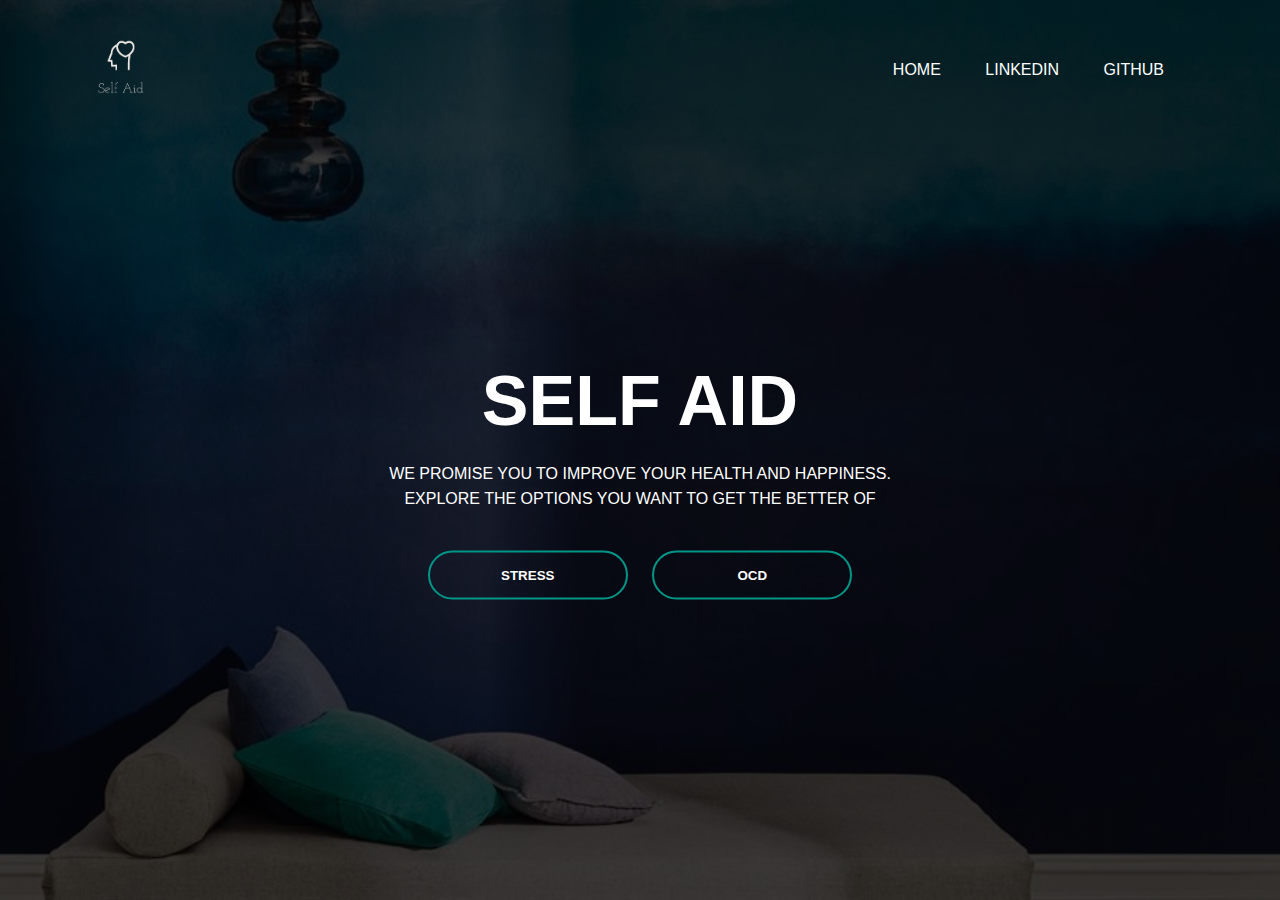
<file: templates/index.html>
<html>
  <head>
    <meta charset="UTF-8" />
    <meta name="viewport" content="width=device-width, initial-scale=1.0" />
    <title>Home</title>
    <link rel="stylesheet" type="text/css" href="../static/css/index.css" />
  </head>
  <body>
    <div class="banner">
      <div class="navbar">
        <img
          src="../static/images/Self Aid-logos/Self Aid-logos_transparent.png"
          class="logo"
        />
        <ul>
          <li><a href="/">HOME</a></li>
          <li>
            <a href="https://www.linkedin.com/in/vishwas-jha-a7051b1a0/"
              >LINKEDIN</a
            >
          </li>
          <li><a href="https://github.com/VishWas-13">GITHUB</a></li>
        </ul>
      </div>

      <div class="content">
        <h1>SELF AID</h1>
        <p>
          WE PROMISE YOU TO IMPROVE YOUR HEALTH AND HAPPINESS.
          <br />
          EXPLORE THE OPTIONS YOU WANT TO GET THE BETTER OF
        </p>
        <div>
          <a href="/home"
            ><button type="button"><span></span>STRESS</button></a
          >
          <a href="/clean"
            ><button type="button"><span></span>OCD</button></a
          >
        </div>
      </div>
    </div>
  </body>
</html>
</file>
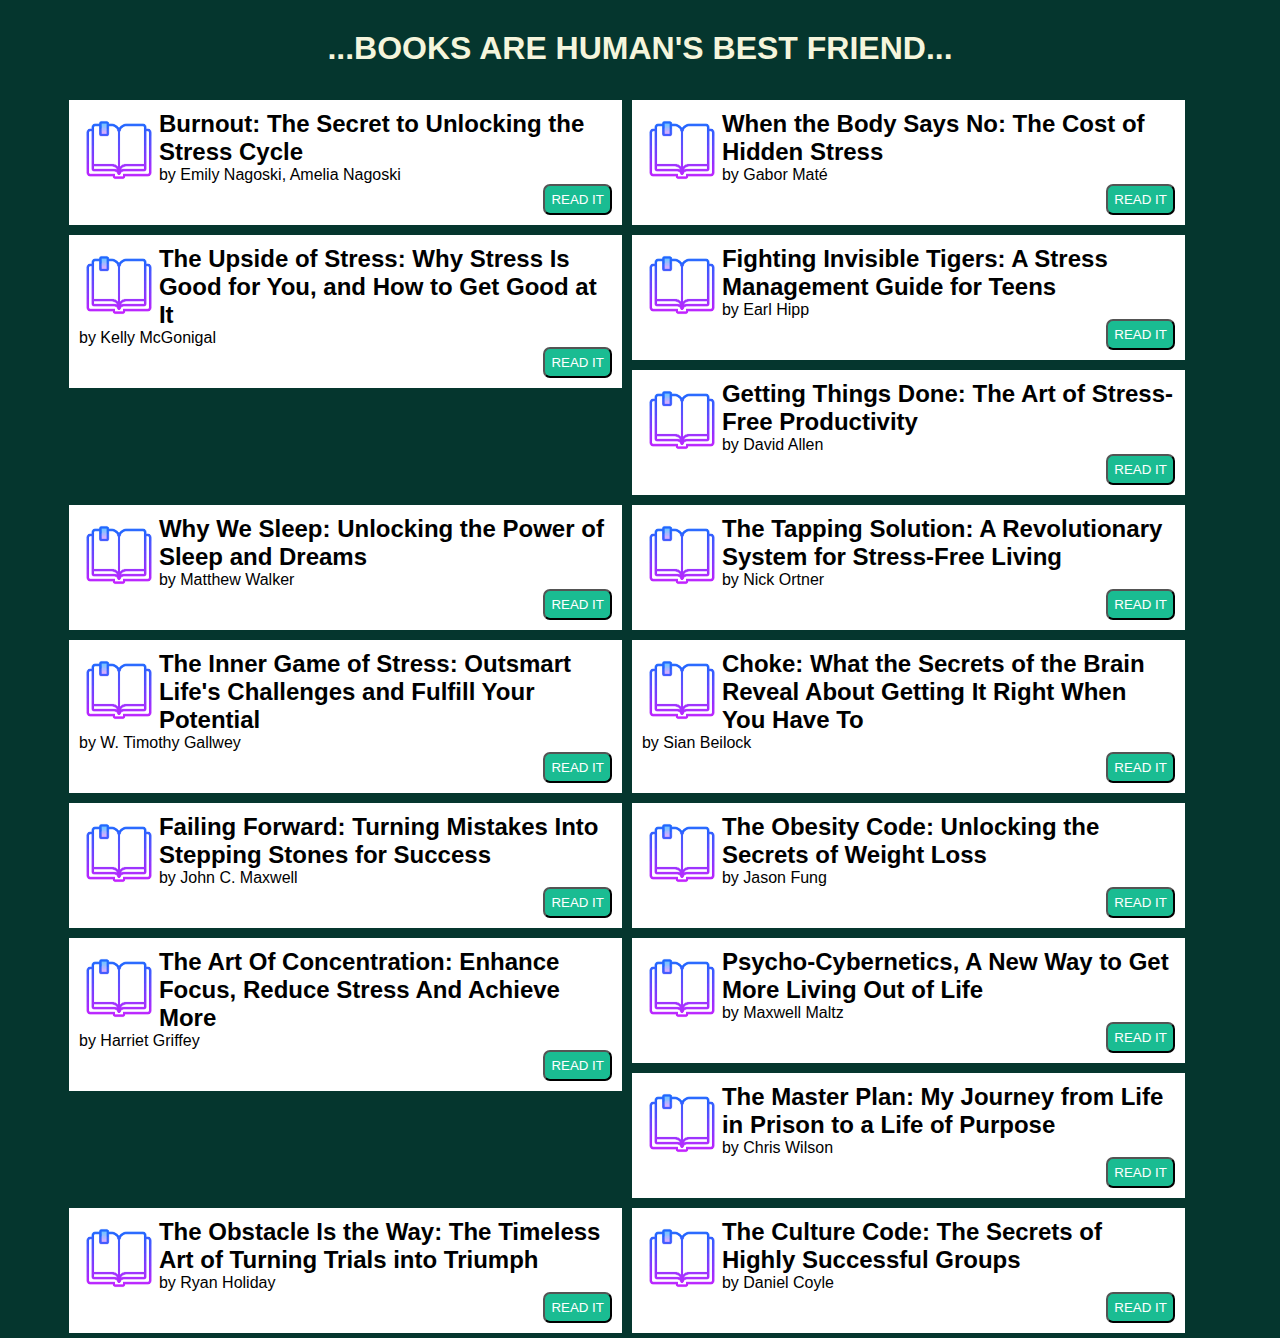
<file: templates/book.html>
<html>
    <head>
        <meta charset="UTF-8">
        <meta http-equiv="X-UA-Compatible" content="IE=edge">
        <meta name="viewport" content="width=device-width, initial-scale=1.0">
        <title>
            Books
        </title>
        <link rel="stylesheet" href = "../static/css/bookkk.css" />
    </head>
    <body>
        <div class = "container">
            <h1>...BOOKS ARE HUMAN'S BEST FRIEND...</h1>
            <br>
            <div class="book">
                <div class="icon">
                    <img src = "../static/images/icon.png" alt=""  width="80" height="80"/>
                </div>
                <div class="content">
                    <h2> Burnout: The Secret to Unlocking the Stress Cycle</h2>
                    <p> by Emily Nagoski, Amelia Nagoski</p>
                    <button onclick="openOne()">READ IT</button>
                </div>
            </div>
            <div class="book">
                <div class="icon">
                    <img src = "../static/images/icon.png" alt="" width="80" height="80" />
                </div>
                <div class="content">
                    <h2> When the Body Says No: The Cost of Hidden Stress </h2>
                    <p> by Gabor Maté </p>
                    <button  onclick="openTwo()">READ IT</button>
                </div>
            </div>
            <div class="book">
                <div class="icon">
                    <img src = "../static/images/icon.png" alt="" width="80" height="80" />
                </div>
                <div class="content">
                    <h2> The Upside of Stress: Why Stress Is Good for You, and How to Get Good at It </h2>
                    <p> by Kelly McGonigal</p>
                    <button  onclick="openThree()">READ IT</button>
                </div>
            </div>
            <div class="book">
                <div class="icon">
                    <img src = "../static/images/icon.png" alt="" width="80" height="80" />
                </div>
                <div class="content">
                    <h2>Fighting Invisible Tigers: A Stress Management Guide for Teens </h2>
                    <p> by Earl Hipp  </p>
                    <button onclick="openFour()">READ IT</button>
                </div>
            </div>
            <div class="book">
                <div class="icon">
                    <img src = "../static/images/icon.png" alt="" width="80" height="80" />
                </div>
                <div class="content">
                    <h2>Getting Things Done: The Art of Stress-Free Productivity </h2>
                    <p> by David Allen</p>
                    <button onclick="openFive()">READ IT</button>
                </div>
            </div>
            <div class="book">
                <div class="icon">
                    <img src = "../static/images/icon.png" alt="" width="80" height="80" />
                </div>
                <div class="content">
                    <h2> Why We Sleep: Unlocking the Power of Sleep and Dreams </h2>
                    <p> by Matthew Walker</p>
                    <button onclick="openFive()">READ IT</button>
                </div>
            </div>
            <div class="book">
                <div class="icon">
                    <img src = "../static/images/icon.png" alt="" width="80" height="80" />
                </div>
                <div class="content">
                    <h2>The Tapping Solution: A Revolutionary System for Stress-Free Living</h2>
                    <p> by Nick Ortner</p>
                    <button onclick="openFive()">READ IT</button>
                </div>
            </div>
            <div class="book">
                <div class="icon">
                    <img src = "../static/images/icon.png" alt="" width="80" height="80" />
                </div>
                <div class="content">
                    <h2> The Inner Game of Stress: Outsmart Life's Challenges and Fulfill Your Potential </h2>
                    <p> by W. Timothy Gallwey</p>
                    <button onclick="openFive()">READ IT</button>
                </div>
            </div>
            <div class="book">
                <div class="icon">
                    <img src = "../static/images/icon.png" alt="" width="80" height="80" />
                </div>
                <div class="content">
                    <h2>Choke: What the Secrets of the Brain Reveal About Getting It Right When You Have To  </h2>
                    <p> by Sian Beilock </p>
                    <button onclick="openFive()">READ IT</button>
                </div>
            </div>
            <div class="book">
                <div class="icon">
                    <img src = "../static/images/icon.png" alt="" width="80" height="80" />
                </div>
                <div class="content">
                    <h2>Failing Forward: Turning Mistakes Into Stepping Stones for Success</h2>
                    <p> by John C. Maxwell</p>
                    <button onclick="openFive()">READ IT</button>
                </div>
            </div>
            <div class="book">
                <div class="icon">
                    <img src = "../static/images/icon.png" alt="" width="80" height="80" />
                </div>
                <div class="content">
                    <h2> The Obesity Code: Unlocking the Secrets of Weight Loss  </h2>
                    <p> by Jason Fung</p>
                    <button onclick="openFive()">READ IT</button>
                </div>
            </div>
            <div class="book">
                <div class="icon">
                    <img src = "../static/images/icon.png" alt="" width="80" height="80" />
                </div>
                <div class="content">
                    <h2>The Art Of Concentration: Enhance Focus, Reduce Stress And Achieve More </h2>
                    <p> by Harriet Griffey</p>
                    <button onclick="openFive()">READ IT</button>
                </div>
            </div>
            <div class="book">
                <div class="icon">
                    <img src = "../static/images/icon.png" alt="" width="80" height="80" />
                </div>
                <div class="content">
                    <h2> Psycho-Cybernetics, A New Way to Get More Living Out of Life </h2>
                    <p> by Maxwell Maltz</p>
                    <button onclick="openFive()">READ IT</button>
                </div>
            </div>
            <div class="book">
                <div class="icon">
                    <img src = "../static/images/icon.png" alt="" width="80" height="80" />
                </div>
                <div class="content">
                    <h2> The Master Plan: My Journey from Life in Prison to a Life of Purpose </h2>
                    <p> by Chris Wilson</p>
                    <button onclick="openFive()">READ IT</button>
                </div>
            </div>
            <div class="book">
                <div class="icon">
                    <img src = "../static/images/icon.png" alt="" width="80" height="80" />
                </div>
                <div class="content">
                    <h2> The Obstacle Is the Way: The Timeless Art of Turning Trials into Triumph </h2>
                    <p>by Ryan Holiday</p>
                    <button onclick="openFive()">READ IT</button>
                </div>
            </div>
            <div class="book">
                <div class="icon">
                    <img src = "../static/images/icon.png" alt="" width="80" height="80" />
                </div>
                <div class="content">
                    <h2>The Culture Code: The Secrets of Highly Successful Groups </h2>
                    <p> by Daniel Coyle</p>
                    <button onclick="openFive()">READ IT</button>
                </div>
            </div>
        </div>
        <script>
            function openOne() {
                window.open("https://www.goodreads.com/book/show/42397849-burnout");
            }
            function openTwo() {
                window.open("https://www.goodreads.com/book/show/450534.When_the_Body_Says_No");
            }
            function openThree() {
                window.open("https://www.goodreads.com/book/show/23281639-the-upside-of-stress");
            }
            function openFour() {
                window.open("https://www.goodreads.com/book/show/290119.Fighting_Invisible_Tigers");
            }
            function openFive() {
                window.open("https://www.goodreads.com/shelf/show/stress-management");
            }
        </script>
    </body>
</html>
</file>
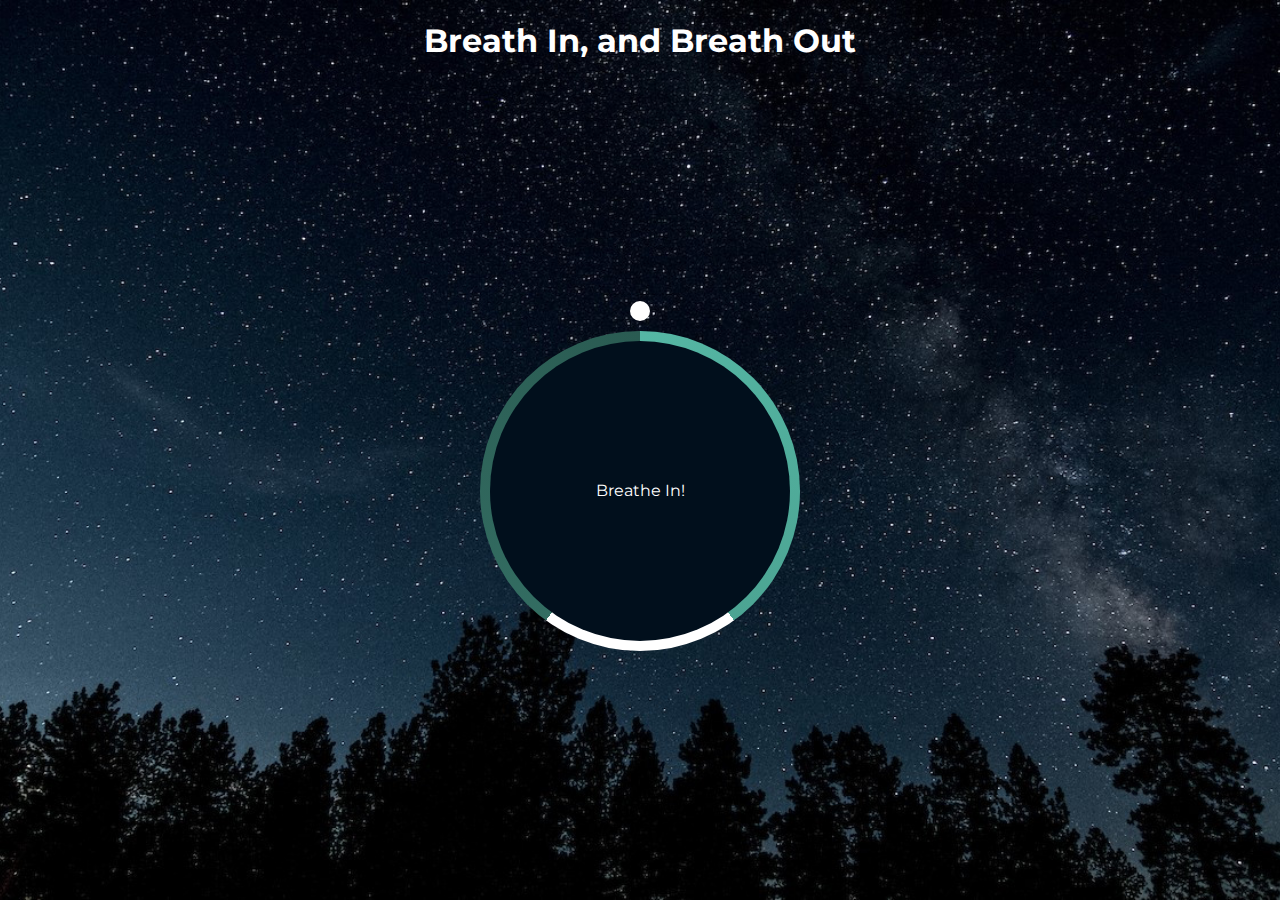
<file: templates/breathe.html>
<html lang="en">
  <head>
    <meta charset="UTF-8" />
    <meta name="viewport" content="width=device-width, initial-scale=1.0" />
    <meta http-equiv="X-UA-Compatible" content="ie=edge" />
    <link rel="stylesheet" href="../static/css/style.css" />
    <title>Relaxer</title>
  </head>
  <body>
      <h1>Breath In, and Breath Out</h1>
      <div class="container" id="container">
        <div class="circle"></div>
  
        <p id="text"></p>
  
        <div class="pointer-container">
          <span class="pointer"></span>
        </div>
  
        <div class="gradient-circle"></div>
      </div>
  
      <script src="../static/js/script.js"></script>
  </body>
</html>
</file>
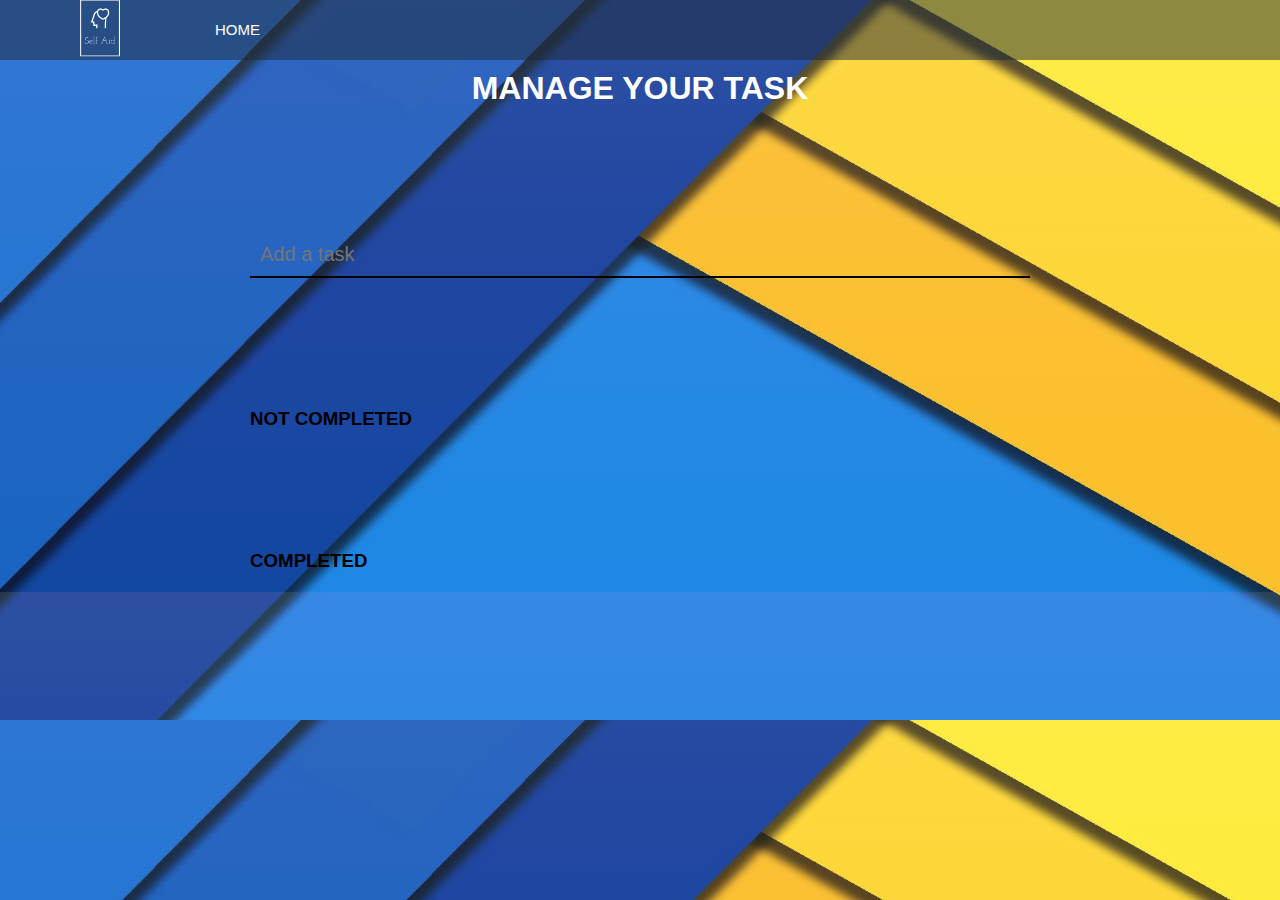
<file: templates/calendar.html>
<!DOCTYPE html>
<html lang="en" dir="ltr">
  <head>
    <meta charset="utf-8">
    <title></title>
    <link rel="stylesheet" href="../static/css/calendar.css">
    <link rel="stylesheet" href="https://cdnjs.cloudflare.com/ajax/libs/font-awesome/5.8.2/css/all.css">
    <script src="https://cdnjs.cloudflare.com/ajax/libs/jquery/3.4.1/jquery.min.js"></script>
  </head>
  <body>
    
    <div class="navbar">
      <div class="logo">
          <img src = "../static/images/Self Aid-logos/Self Aid-logos_white.png">
      </div>
      <nav>
          <ul>
              <li><a href='/home'> HOME </a></li>
          </ul>
      </nav>
      </div>
      <div class="container">
      <h1 class="h1">MANAGE YOUR TASK</h1>
      <br>
      <br>
      <input type="text" class="txtb" placeholder="Add a task">
      <div class="notcomp">
        <h3>NOT COMPLETED</h3>

      </div>

      <div class="comp">
        <h3>COMPLETED</h3>
        
      </div>
    </div>


    <script type="text/javascript">
      $(".txtb").on("keyup",function(e){
        //13  means enter button
        if(e.keyCode == 13 && $(".txtb").val() != "")
        {
          var task = $("<div class='task'></div>").text($(".txtb").val());
          var del = $("<i class='fas fa-trash-alt'></i>").click(function(){
            var p = $(this).parent();
            p.fadeOut(function(){
              p.remove();
            });
          });

          var check = $("<i class='fas fa-check'></i>").click(function(){
            var p = $(this).parent();
            p.fadeOut(function(){
              $(".comp").append(p);
              p.fadeIn();
            });
            $(this).remove();
          });

          task.append(del,check);
          $(".notcomp").append(task);
            //to clear the input
          $(".txtb").val("");
        }
      });
    </script>

  </body>
</html>
</file>
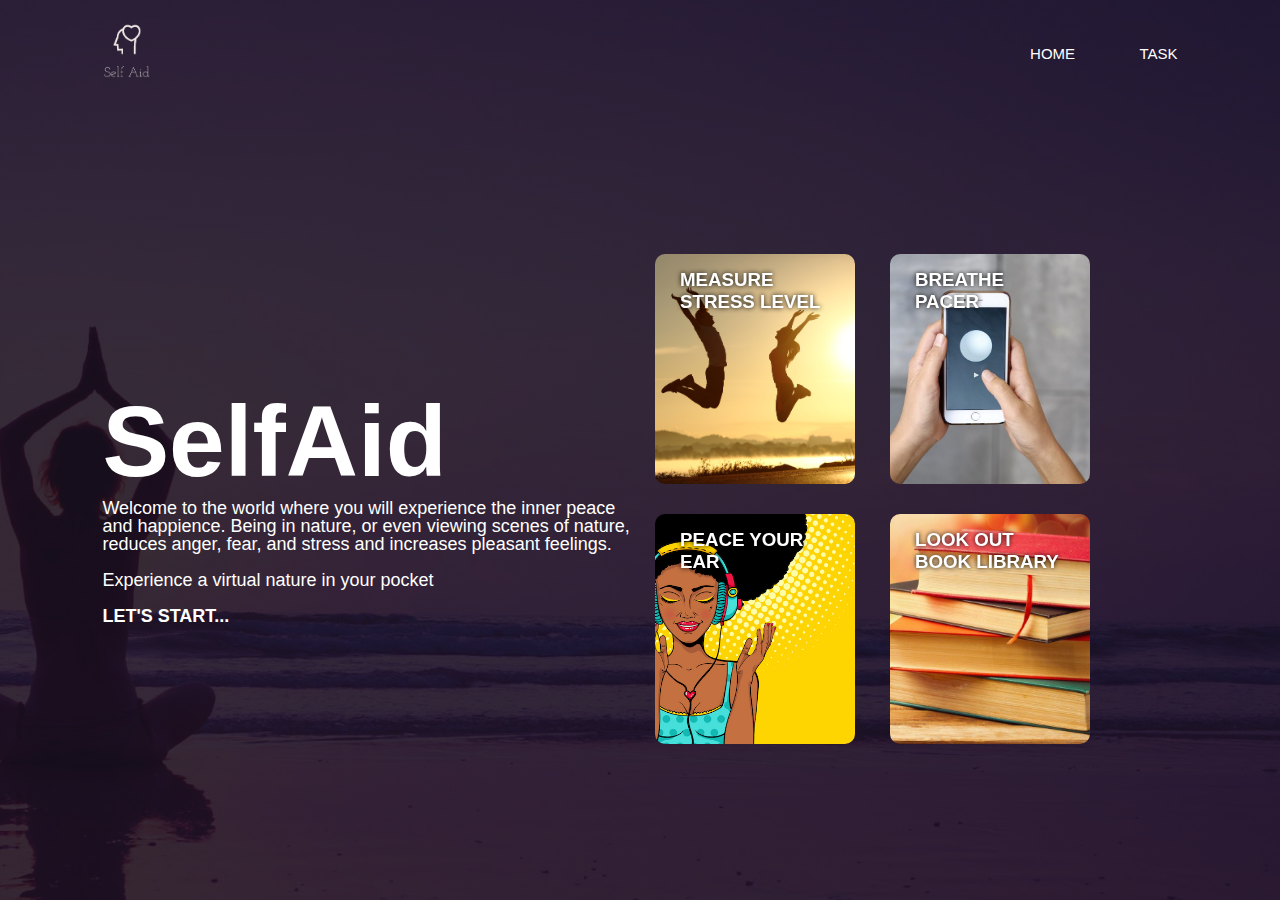
<file: templates/home.html>
<html>
  <head>
    <meta name="viewpoint" content="width=device-width, initial-scale=1.0" />
    <title>Home Page</title>
    <link rel="stylesheet" href="../static/css/style1.css" />
    <link
      href="https://fonts.googleleapis.com/css2?family=Roboto:wght@400;700&display=swap"
      rel="stylesheet"
    />
  </head>
  <body>
    <div class="container">
      <div class="navbar">
        <img
          src="../static/images/Self Aid-logos/Self Aid-logos_transparent.png"
          class="logo"
        />
        <nav>
          <ul class="alink">
            <li><a href="/"> HOME </a></li>
            <li><a href="/calendar"> TASK </a></li>
          </ul>
        </nav>
      </div>
      <div class="row">
        <div class="col">
          <h1>SelfAid</h1>
          <p>
            Welcome to the world where you will experience the inner peace and
            happience. Being in nature, or even viewing scenes of nature,
            reduces anger, fear, and stress and increases pleasant feelings.<br /><br />
            Experience a virtual nature in your pocket <br /><br /><b
              >LET'S START...</b
            >
          </p>
        </div>
        <div class="col">
          <a href="/stress"
            ><div class="card card1">
              <h3>MEASURE STRESS LEVEL</h3>
            </div></a
          >
          <a href="/breathe"
            ><div class="card card2">
              <h3>BREATHE PACER</h3>
            </div></a
          >
          <a href="/music"
            ><div class="card card3">
              <h3>PEACE YOUR EAR</h3>
            </div></a
          >
          <a href="/book"
            ><div class="card card4">
              <h3>LOOK OUT BOOK LIBRARY</h3>
            </div></a
          >
        </div>
      </div>
    </div>
  </body>
</html>
</file>
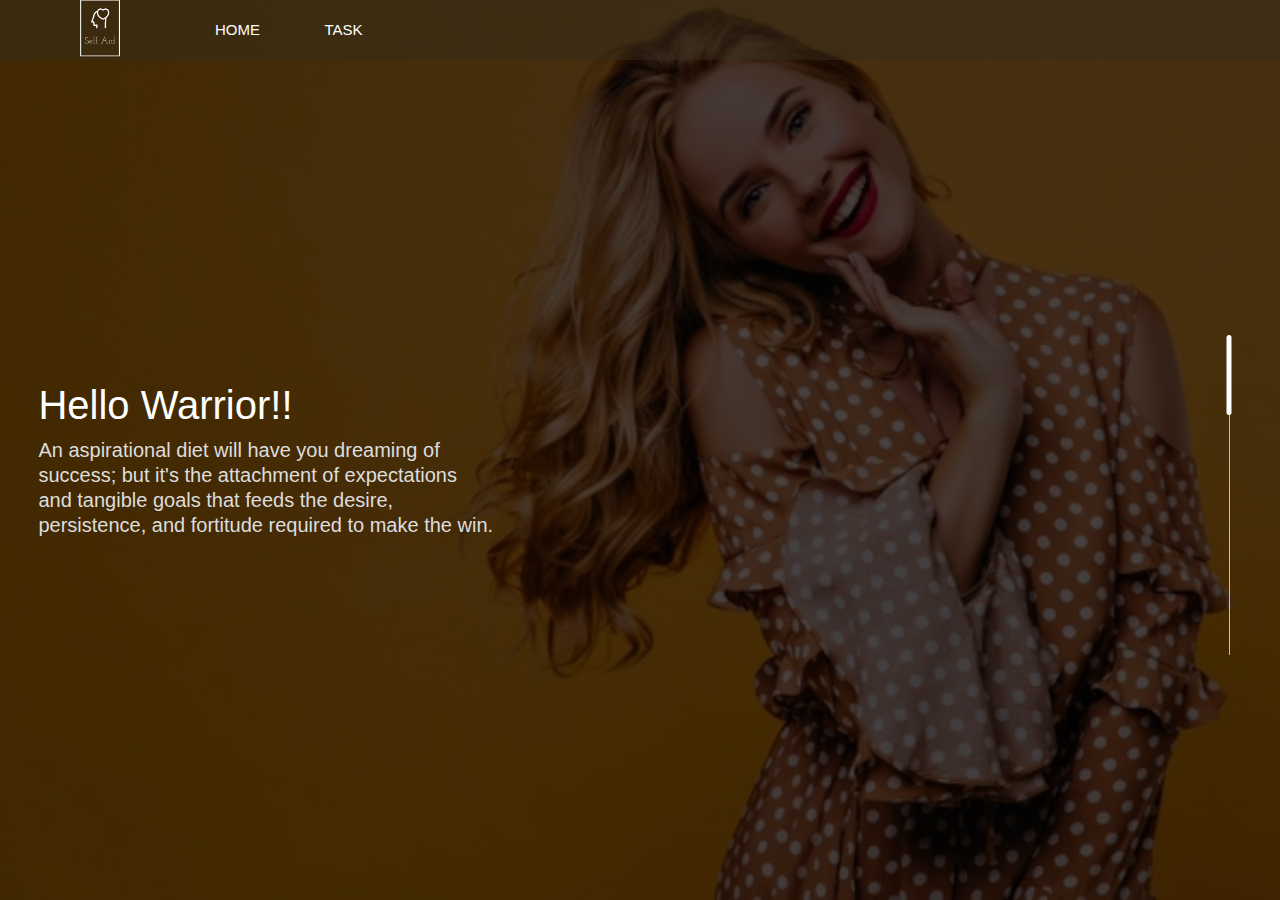
<file: templates/task.html>
<!DOCTYPE html>
<html lang="en">
  <head>
    <meta name="viewpoint" content="width=decice-width, initial-scale=1.0" />
    <title>USER</title>
    <link rel="stylesheet" href="../static/css/task.css" />
    <link
      href="https://fonts.googleleapis.com/css2?family=Roboto:wght@400;700&display=swap"
      rel="stylesheet"
    />
  </head>
  <body>
    <div class="container">
      <div class="navbar">
        <div class="logo">
          <img src="../static/images/Self Aid-logos/Self Aid-logos_white.png" />
        </div>
        <nav>
          <ul>
            <li><a href="/home"> HOME </a></li>
            <li><a href="/calendar"> TASK</a></li>
          </ul>
        </nav>
        <div class="msg-container">
          <div id="slider">
            <div class="msg-col">
              <h1>Hello Warrior!!</h1>
              <p>
                An aspirational diet will have you dreaming of <br />
                success; but it's the attachment of expectations<br />
                and tangible goals that feeds the desire,<br />
                persistence, and fortitude required to make the win.
              </p>
            </div>
            <div class="msg-col">
              <h1>TASK 1</h1>
              <h2>Deal With ACUTE STRESS</h2>
              <p>
                1. Take a deep breath and slowly release it, perform this for 10
                min.<br />
                2. Style yourself different than other days.<br />
                3. Take a quick, 5 min meditation.<br />
                4. Frame your day early in the morning.<br />
                5. Do simple exercises while sitting.
              </p>
            </div>
            <div class="msg-col">
              <h1>TASK 2</h1>
              <h2>Deal With EPISODIC ACUTE STRESS</h2>
              <p>
                1. Let music aid you. <br />
                2. Indulge yourself in your favourite hobby. <br />
                3. Try to write down the ideal lifestyle, It will motivate you
                <br />
                to live like that. <br />
                4. Build your supportive relationship with family, friends or
                employer.<br />
                5. Follow Task 1
              </p>
            </div>
            <div class="msg-col">
              <h1>TASK 3</h1>
              <h2>Deal With CHRONIC STRESS</h2>
              <p>
                1. Make exercises your best friend.<br />
                2. Cultivate supportive Relationship.<br />
                3. Fuel your body with a healthy diet.<br />
                4. Take some time off from daily life.<br />
                Follow Task 2 and 1.
              </p>
            </div>
          </div>
        </div>
        <div class="controller">
          <div id="line1"></div>
          <div id="line2"></div>
          <div id="line3"></div>
          <div id="line4"></div>
          <div id="active"></div>
        </div>
      </div>
    </div>

    <script>
      var slider = document.getElementById("slider");
      var active = document.getElementById("active");
      var line1 = document.getElementById("line1");
      var line2 = document.getElementById("line2");
      var line3 = document.getElementById("line3");
      var line4 = document.getElementById("line4");
      line1.onclick = function () {
        slider.style.transform = "translateX(0)";
        active.style.top = "0px";
      };
      line2.onclick = function () {
        slider.style.transform = "translateX(-25%)";
        active.style.top = "80px";
      };
      line3.onclick = function () {
        slider.style.transform = "translateX(-50%)";
        active.style.top = "160px";
      };
      line4.onclick = function () {
        slider.style.transform = "translateX(-75%)";
        active.style.top = "240px";
      };
    </script>
  </body>
</html>
</file>
<file: static/css/index.css>
* {
  margin: 0;
  padding: 0;
  font-family: sans-serif;
}
.banner {
  width: 100%;
  height: 100vh;
  background-image: linear-gradient(rgba(0, 0, 0, 0.75), rgba(0, 0, 0, 0.75)),
    url("../images/relax2.jpg");
  background-size: cover;
  background-position: center;
}
.navbar {
  width: 85%;
  margin: auto;
  padding: 35px 0;
  display: flex;
  align-items: center;
  justify-content: space-between;
}
.logo {
  height: 70px;
  cursor: pointer;
}
.navbar ul li {
  list-style: none;
  display: inline-block;
  margin: 0 20px;
  position: relative;
}
.navbar ul li a {
  text-decoration: none;
  color: #fff;
  text-decoration: uppercase;
}
.navbar ul li::after {
  content: "";
  height: 3px;
  width: 0;
  background: #009688;
  position: absolute;
  left: 0;
  bottom: -10;
  transition: 0.5s;
}
.navbar ul li:hover::after {
  width: 100%;
}
.content {
  width: 100%;
  position: absolute;
  top: 50%;
  transform: translateY(-50%);
  text-align: center;
  color: #fff;
}
.content h1 {
  font-size: 70px;
  margin-top: 80px;
}
.content p {
  margin: 20px auto;
  font-weight: 100;
  line-height: 25px;
}
button {
  width: 200px;
  padding: 15px 0;
  text-align: center;
  margin: 20px 10px;
  border-radius: 25px;
  font-weight: bold;
  border: 2px solid #009688;
  background: transparent;
  color: #fff;
  cursor: pointer;
  position: relative;
  overflow: hidden;
}
span {
  background: #009688;
  height: 100%;
  width: 0;
  border-radius: 25px;
  position: absolute;
  left: 0;
  bottom: 0;
  z-index: -1;
  transition: 0.5s;
}
button:hover span {
  width: 100%;
}
button:hover {
  border: none;
}
button a {
  text-decoration: none;
  color: #fff;
}
</file>
<file: static/css/bookkk.css>
*{
    margin:0;
    padding:0;
    box-sizing: border-box;
}
body{
    background: #05362e;
    font-family:'Trebuchet MS', 'Lucida Sans Unicode', 'Lucida Grande', 'Lucida Sans', Arial, sans-serif;
}
.container{
    width: 90%;
    margin: 30px auto;
}
h1{
    font-family: 'Trebuchet MS', 'Lucida Sans Unicode', 'Lucida Grande', 'Lucida Sans', Arial, sans-serif;
    text-transform: uppercase;
    margin: 10px;
    text-align: center;
    color: beige;
}
.book{
    width: 48%;
    float: left;
    background: rgb(255, 255, 255);
    margin: 5px;
    padding: 10px;
}
.icon{
    width: 15%;
    float: left;
    line-height: 120px;
}
button{
    background: #1abc92;
    border-radius: 7px;
    padding: 6px 6px;
    color: #fff;
    float: right;
    cursor: pointer;
}
</file>
<file: static/css/style.css>
@import url('https://fonts.googleapis.com/css?family=Montserrat&display=swap');

* {
  box-sizing: border-box;
}

body {
  background: #224941 url('../images/pic.jpg') no-repeat center center/cover;
  color: #fff;
  font-family: 'Montserrat', sans-serif;
  min-height: 100vh;
  overflow: hidden;
  display: flex;
  flex-direction: column;
  align-items: center;
  margin: 0;
}

.container {
  display: flex;
  align-items: center;
  justify-content: center;
  margin: auto;
  height: 300px;
  width: 300px;
  position: relative;
  transform: scale(1);
}

.circle {
  background-color: #010f1c;
  height: 100%;
  width: 100%;
  border-radius: 50%;
  position: absolute;
  top: 0;
  left: 0;
  z-index: -1;
}

.gradient-circle {
  background: conic-gradient(
    #55b7a4 0%,
    #4ca493 40%,
    #fff 40%,
    #fff 60%,
    #336d62 60%,
    #2a5b52 100%
  );
  height: 320px;
  width: 320px;
  z-index: -2;
  border-radius: 50%;
  position: absolute;
  top: -10px;
  left: -10px;
}

.pointer {
  background-color: #fff;
  border-radius: 50%;
  height: 20px;
  width: 20px;
  display: block;
}

.pointer-container {
  position: absolute;
  top: -40px;
  left: 140px;
  width: 20px;
  height: 190px;
  animation: rotate 7.5s linear forwards infinite;
  transform-origin: bottom center;
}

@keyframes rotate {
  from {
    transform: rotate(0deg);
  }

  to {
    transform: rotate(360deg);
  }
}

.container.grow {
  animation: grow 3s linear forwards;
}

@keyframes grow {
  from {
    transform: scale(1);
  }

  to {
    transform: scale(1.2);
  }
}

.container.shrink {
  animation: shrink 3s linear forwards;
}

@keyframes shrink {
  from {
    transform: scale(1.2);
  }

  to {
    transform: scale(1);
  }
}
</file>
<file: static/css/calendar.css>
* {
  margin: 0;
  padding: 0;
  font-family: "montserrat", sans-serif;
  box-sizing: border-box;
}
body {
  background: linear-gradient(rgba(95, 95, 95, 0.378), rgba(27, 27, 27, 0.321)),
    url("../images/time.jpg");
  background-size: cover;
  background-blend-mode: lighten;
}

.navbar {
  width: 100%;
  height: 60px;
  display: flex;
  align-items: center;
  background: rgba(29, 40, 56, 0.5);
  padding: 0 60px;
  box-sizing: border-box;
}
.logo {
  width: 155px;
}
.logo img {
  width: 80px;
  position: relative;
  z-index: 10;
  cursor: pointer;
}
nav {
  flex: 1;
}
nav ul li {
  list-style: none;
  display: inline-block;
  margin-right: 60px;
}

nav ul li a {
  text-decoration: none;
  color: #fff;
  font-size: 15px;
}
.container {
  max-width: 800px;
  margin: auto;
  padding: 10px;
}
.h1 {
  color: rgb(255, 255, 255);
  text-align: center;
  font-weight: bold;
  font-weight: 1000px;
}

.txtb {
  width: 100%;
  border: none;
  border-bottom: 2px solid #000;
  background: none;
  padding: 10px;
  outline: none;
  font-size: 20px;
  color: rgb(255, 255, 255);
  margin-top: 90px;
  margin-bottom: 80px;
}
h3 {
  margin: 10px 0;
}
.task {
  width: 100%;
  background: rgb(248, 248, 248);
  color: red;
  padding: 18px;
  margin: 6px 0;
  overflow: hidden;
}
.task i {
  float: right;
  margin-left: 20px;
  cursor: pointer;
}
.comp .task {
  background: rgb(255, 255, 255);
  color: rgb(78, 255, 122);
}

.notcomp {
  margin-top: 50px;
}

.comp {
  margin-top: 120px;
}
</file>
<file: static/css/style1.css>
* {
  margin: 0;
  padding: 0;
  font-family: "Roboto", sans-serif;
}
.container {
  width: 100%;
  height: 100vh;
  background-image: linear-gradient(rgba(0, 0, 0, 0.7), rgba(0, 0, 0, 0.7)),
    url(../images/page.jpg);
  background-position: center;
  background-size: cover;
  padding-left: 8%;
  padding-right: 8%;
  box-sizing: border-box;
}
.navbar {
  height: 12%;
  display: flex;
  align-items: center;
}
.logo {
  height: 70px;
  cursor: pointer;
}
.menu {
  width: 30px;
  cursor: pointer;
  margin-left: 40px;
}
nav {
  flex: 1;
  text-align: right;
}
nav ul li {
  list-style-type: none;
  display: inline-block;
  margin-left: 60px;
}
nav ul li a {
  text-decoration: none;
  color: #fff;
  font-size: 15px;
  transition: transform 0.5;
}
.alink hover {
  transform: translate3d(2px);
}
.row {
  display: flex;
  height: 88%;
  align-items: center;
}
.col {
  flex-basis: 50%;
}
h1 {
  color: #fff;
  font-size: 100px;
}
p {
  color: #fff;
  font-size: 18px;
  line-height: 18px;
}
button {
  width: 180px;
  color: #000;
  font-size: 12px;
  padding: 12px 0;
  background: #fff;
  border: 0;
  border-radius: 20px;
  outline: none;
  margin-top: 30px;
}
/*.card {
  width: 200px;
  height: 230px;
  display: inline-block;
  border-radius: 10px;
  padding: 15px 25px;
  box-sizing: border-box;
  cursor: pointer;
  margin: 10px 15px;
  background-position: center;
  background-size: cover;
  transition: transform 0.5;
}*/
.card1 {
  background-image: url("../images/pic1.jpg");
  width: 200px;
  height: 230px;
  display: inline-block;
  border-radius: 10px;
  padding: 15px 25px;
  box-sizing: border-box;
  cursor: pointer;
  margin: 10px 15px;
  margin-top: -250px;
  background-position: center;
  background-size: cover;
  transition: transform 0.5;
  position: fixed;
}
.card2 {
  background-image: url("../images/pic2.jpg");
  width: 200px;
  height: 230px;
  display: inline-block;
  border-radius: 10px;
  padding: 15px 25px;
  box-sizing: border-box;
  cursor: pointer;
  margin: 10px 15px;
  background-position: center;
  margin-top: -250px;
  margin-left: 250px;
  background-size: cover;
  transition: transform 0.5;
  position: fixed;
}
.card3 {
  background-image: url("../images/music4.jpg");
  width: 200px;
  height: 230px;
  display: inline-block;
  border-radius: 10px;
  padding: 15px 25px;
  box-sizing: border-box;
  cursor: pointer;
  margin: 10px 15px;
  background-position: center;
  background-size: cover;
  transition: transform 0.5;
  position: fixed;
}
.card4 {
  background-image: url("../images/pic4.jpeg");
  width: 200px;
  height: 230px;
  display: inline-block;
  border-radius: 10px;
  padding: 15px 25px;
  box-sizing: border-box;
  cursor: pointer;
  margin: 10px 15px;
  background-position: center;
  margin-left: 250px;
  background-size: cover;
  transition: transform 0.5;
  position: fixed;
}
.card:hover {
  transform: translateY(-10px);
}
h3 {
  color: #fff;
  text-shadow: 0 0 5px #000;
}
.card a {
  text-decoration: none;
}
</file>
<file: static/css/task.css>
* {
  margin: 0;
  padding: 0;
  font-family: sans-serif;
}
.container {
  width: 100%;
  height: 100vh;
  background-image: linear-gradient(rgba(0, 0, 0, 0.7), rgba(0, 0, 0, 0.7)),
    url(../images/yoga2.jpg);
  background-size: cover;
  position: relative;
  box-sizing: border-box;
}
.navbar {
  width: 100%;
  height: 60px;
  display: flex;
  align-items: center;
  background: rgba(53, 44, 25, 0.5);
  padding: 0 60px;
  box-sizing: border-box;
}
.logo {
  width: 155px;
}
.logo img {
  width: 80px;
  position: relative;
  z-index: 10;
  cursor: pointer;
}
nav {
  flex: 1;
}
nav ul li {
  list-style: none;
  display: inline-block;
  margin-right: 60px;
}

nav ul li a {
  text-decoration: none;
  color: #fff;
  font-size: 15px;
}
.msg-container {
  width: 600px;
  height: 280px;
  position: absolute;
  left: 3%;
  top: 57%;
  transform: translateY(-50%);
  overflow: hidden;
}
#slider {
  display: inline-flex;
  transition: 0.5;
}
.msg-col {
  width: 600px;
  height: 280px;
}
.msg-col h1 {
  color: #fff;
  font-size: 40px;
  font-weight: 100;
  margin: 10px 0;
}
.msg-col h2 {
  color: #fff;
  font-size: 30px;
  font-weight: 100;
  margin: 10px 0;
}
.msg-col p {
  color: #ddd;
  font-size: 20px;
  line-height: 25px;
}
.controller {
  width: 1px;
  height: 320px;
  display: block;
  background: #c0c0c0;
  position: absolute;
  top: 55%;
  right: 50px;
  transform: translateY(-50%);
}
#line1,
#line2,
#line3,
#line4 {
  height: 80px;
  width: 10px;
  cursor: pointer;
  transform: translateX(-50%);
}
#active {
  width: 5px;
  height: 80px;
  border-radius: 10px;
  background: #fff;
  position: absolute;
  top: 0;
  transform: translateX(-50%);
  transition: 0.5;
}
</file>
